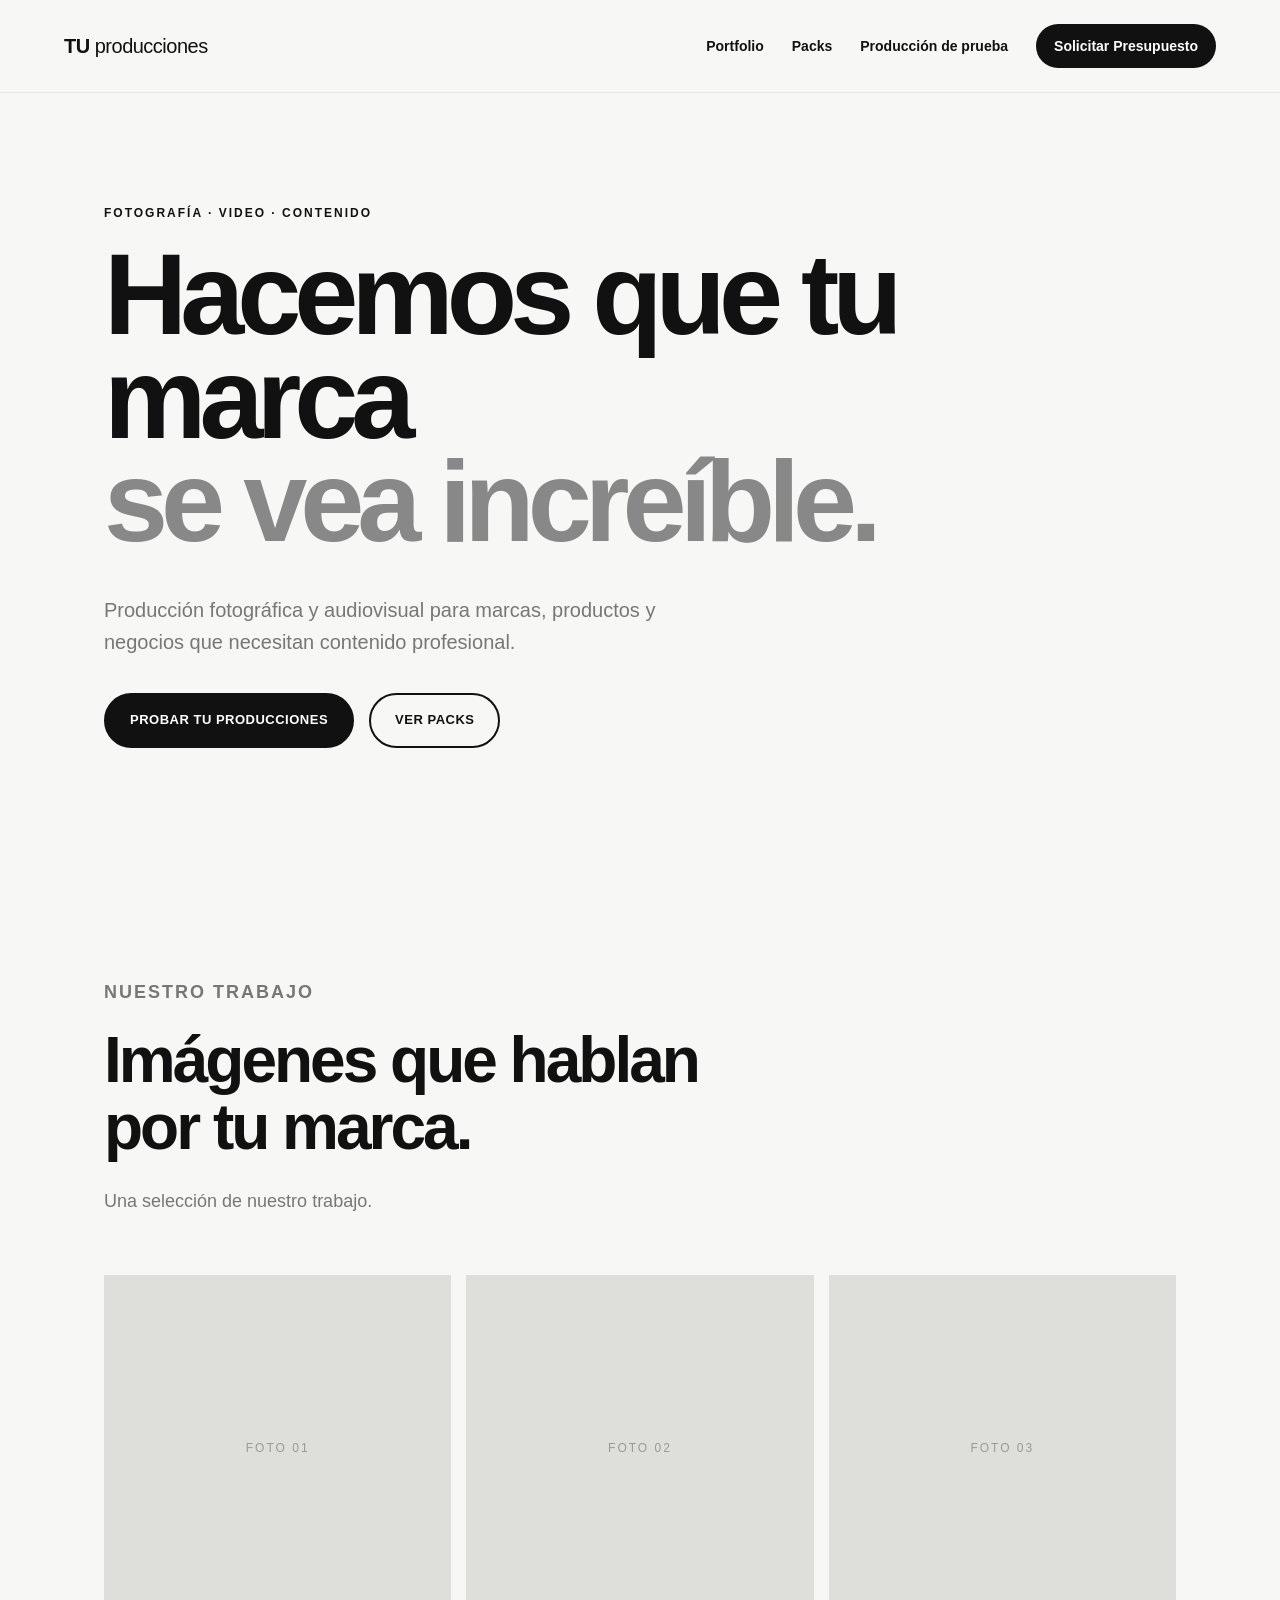
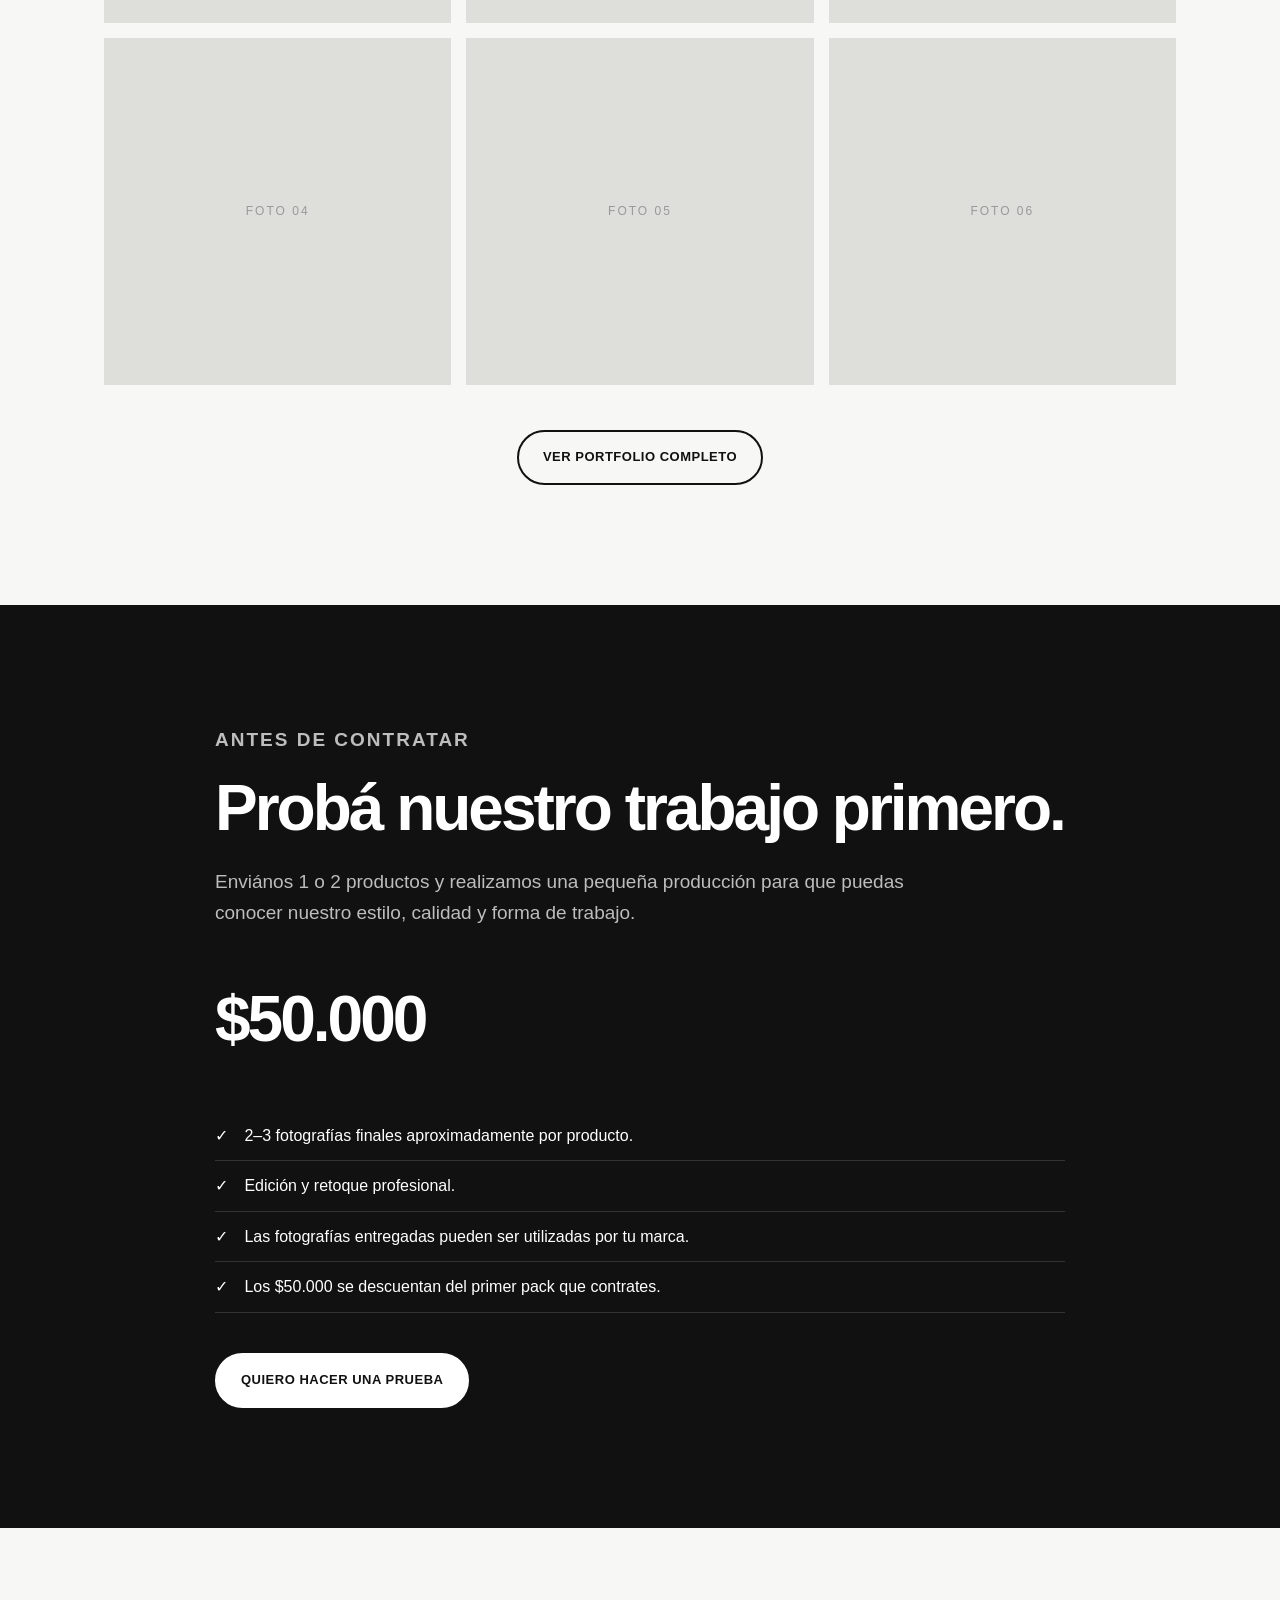
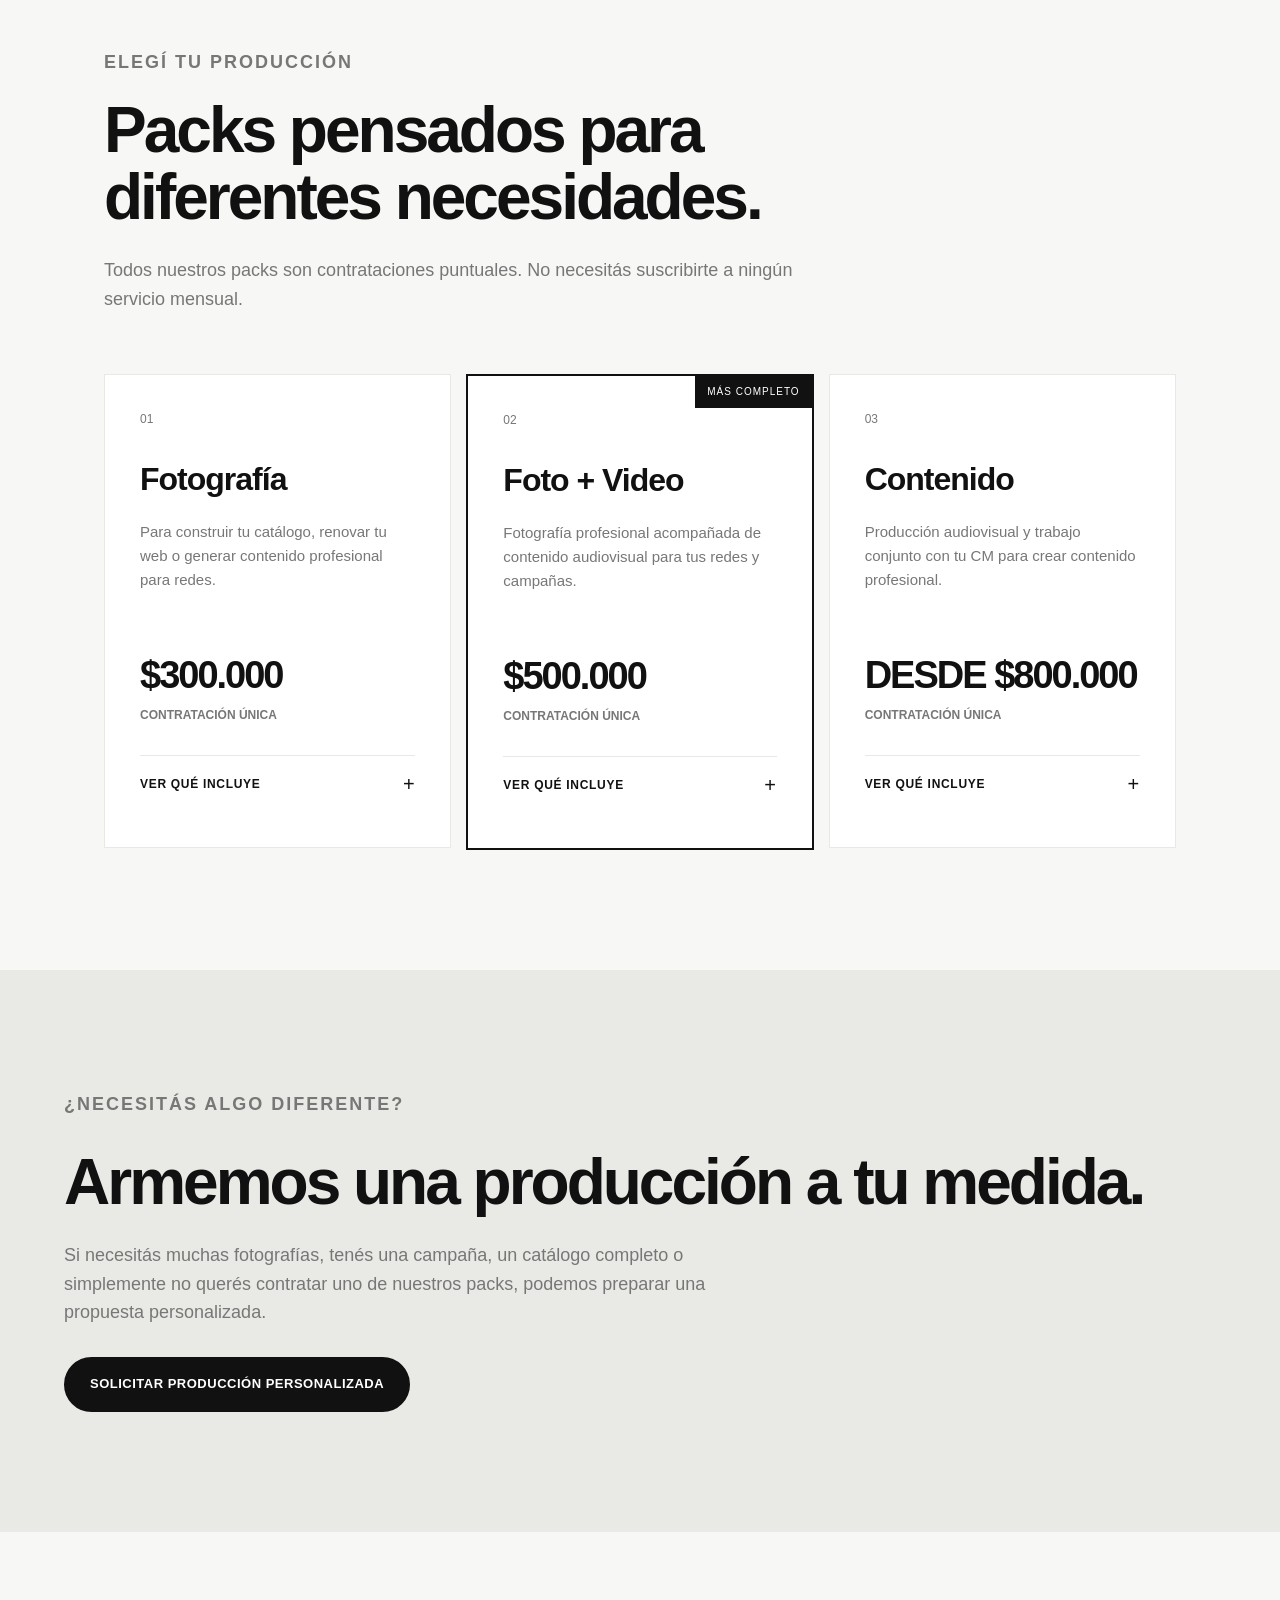
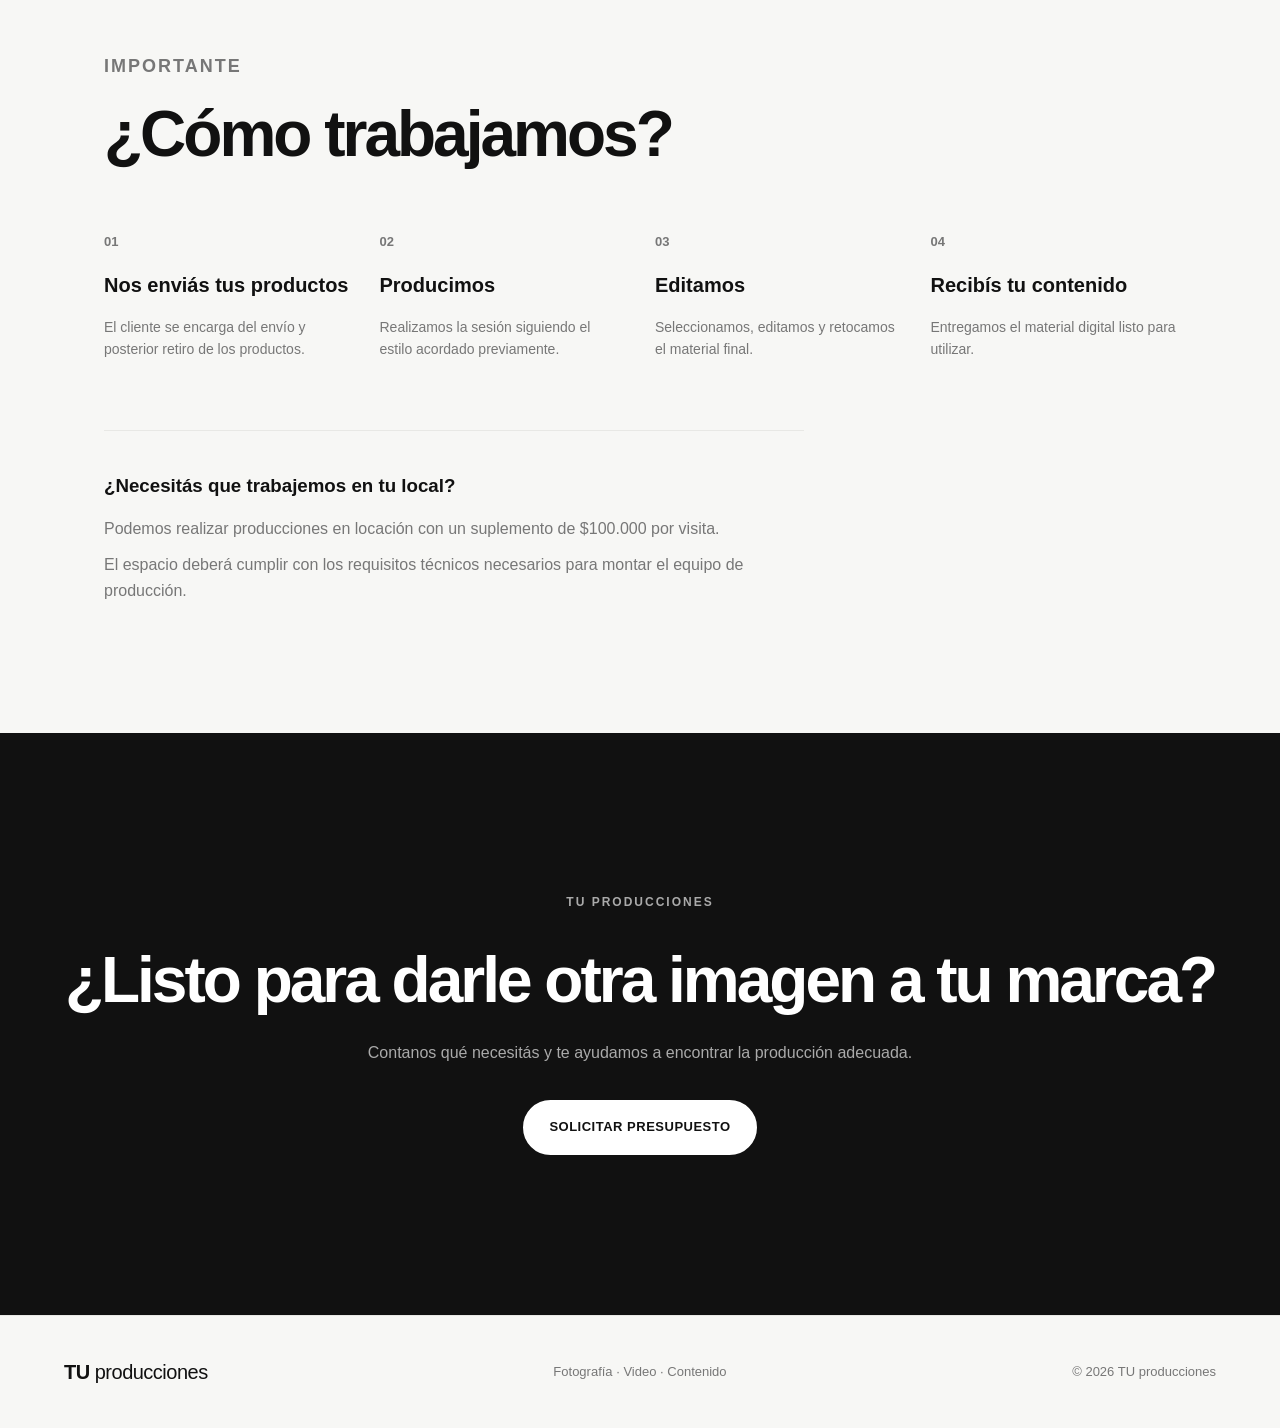
<file: index.html>
<!DOCTYPE html>
<html lang="es">
<head>
    <meta charset="UTF-8">
    <meta name="viewport" content="width=device-width, initial-scale=1.0">

    <title>TU producciones</title>

    <meta
        name="description"
        content="Fotografía de producto, video y producción de contenido para marcas."
    >

    <link rel="stylesheet" href="styles.css">
    <link rel="icon" type="image/png" href="favicon.png">
</head>

<body>

    <!-- NAVEGACIÓN -->

    <header class="navbar">

        <a href="#" class="logo">
            TU <span>producciones</span>
        </a>

        <nav aria-label="Navegación principal">
            <a href="#portfolio">Portfolio</a>
            <a href="#packs">Packs</a>
            <a href="#prueba">Producción de prueba</a>

            <a href="formulario.html" class="nav-button">
                Solicitar Presupuesto
            </a>
        </nav>

    </header>


    <main>

        <!-- HERO -->

        <section class="hero">

            <div class="hero-content">

                <p class="eyebrow">
                    FOTOGRAFÍA · VIDEO · CONTENIDO
                </p>

                <h1>
                    Hacemos que tu marca
                    <span>se vea increíble.</span>
                </h1>

                <p class="hero-description">
                    Producción fotográfica y audiovisual para marcas,
                    productos y negocios que necesitan contenido profesional.
                </p>

                <div class="hero-buttons">

                    <a href="#prueba" class="button primary">
                        PROBAR TU PRODUCCIONES
                    </a>

                    <a href="#packs" class="button secondary">
                        VER PACKS
                    </a>

                </div>

            </div>

        </section>


        <!-- PORTFOLIO -->

        <section id="portfolio" class="section portfolio-section">

            <div class="section-heading">

                <p class="eyebrow">
                    NUESTRO TRABAJO
                </p>

                <h2>
                    Imágenes que hablan por tu marca.
                </h2>

                <p>
                    Una selección de nuestro trabajo.
                </p>

            </div>


            <div class="portfolio-grid">

                <div class="portfolio-item">
                    <div class="placeholder">
                        FOTO 01
                    </div>
                </div>

                <div class="portfolio-item">
                    <div class="placeholder">
                        FOTO 02
                    </div>
                </div>

                <div class="portfolio-item">
                    <div class="placeholder">
                        FOTO 03
                    </div>
                </div>

                <div class="portfolio-item">
                    <div class="placeholder">
                        FOTO 04
                    </div>
                </div>

                <div class="portfolio-item">
                    <div class="placeholder">
                        FOTO 05
                    </div>
                </div>

                <div class="portfolio-item">
                    <div class="placeholder">
                        FOTO 06
                    </div>
                </div>

            </div>


            <div class="center-button">

                <a href="#portfolio" class="button secondary">
                    VER PORTFOLIO COMPLETO
                </a>

            </div>

        </section>


        <!-- PRODUCCIÓN DE PRUEBA -->

        <section id="prueba" class="trial-section">

            <div class="trial-content">

                <p class="eyebrow">
                    ANTES DE CONTRATAR
                </p>

                <h2>
                    Probá nuestro trabajo primero.
                </h2>

                <p>
                    Enviános 1 o 2 productos y realizamos una pequeña
                    producción para que puedas conocer nuestro estilo,
                    calidad y forma de trabajo.
                </p>


                <div class="trial-price">
                    $50.000
                </div>


                <ul>

                    <li>
                        2–3 fotografías finales aproximadamente por producto.
                    </li>

                    <li>
                        Edición y retoque profesional.
                    </li>

                    <li>
                        Las fotografías entregadas pueden ser utilizadas por tu marca.
                    </li>

                    <li>
                        Los $50.000 se descuentan del primer pack que contrates.
                    </li>

                </ul>


                <a href="formulario.html" class="button button-light">
                    QUIERO HACER UNA PRUEBA
                </a>

            </div>

        </section>


        <!-- PACKS -->

        <section id="packs" class="section">

            <div class="section-heading">

                <p class="eyebrow">
                    ELEGÍ TU PRODUCCIÓN
                </p>

                <h2>
                    Packs pensados para diferentes necesidades.
                </h2>

                <p>
                    Todos nuestros packs son contrataciones puntuales.
                    No necesitás suscribirte a ningún servicio mensual.
                </p>

            </div>


            <div class="packs-grid">


                <!-- PACK 1 -->

                <article class="pack-card">

                    <div>

                        <p class="pack-number">
                            01
                        </p>

                        <h3>
                            Fotografía
                        </h3>

                        <p class="pack-description">
                            Para construir tu catálogo, renovar tu web
                            o generar contenido profesional para redes.
                        </p>

                        <div class="pack-price">
                            $300.000
                        </div>

                        <p class="pack-label">
                            CONTRATACIÓN ÚNICA
                        </p>

                    </div>


                    <button
                        type="button"
                        class="details-button"
                        onclick="toggleDetails(this)"
                        aria-expanded="false"
                        aria-controls="pack-details-1"
                    >

                        <span class="details-text">
                            VER QUÉ INCLUYE
                        </span>

                        <span>+</span>

                    </button>


                    <div
                        class="pack-details"
                        id="pack-details-1"
                    >

                        <div>

                            <h4>
                                INCLUYE
                            </h4>

                            <ul>
                                <li>Producción fotográfica.</li>
                                <li>Edición profesional.</li>
                                <li>Retoque de fotografías.</li>
                                <li>Entrega digital.</li>
                                <li>Material listo para web y redes.</li>
                            </ul>

                        </div>


                        <div>

                            <h4>
                                NO INCLUYE
                            </h4>

                            <ul>
                                <li>Traslado de productos.</li>
                                <li>Producción en locación.</li>
                                <li>Modelos o actores.</li>
                                <li>Producciones especiales.</li>
                            </ul>

                        </div>

                    </div>

                </article>


                <!-- PACK 2 -->

                <article class="pack-card featured">

                    <div class="featured-label">
                        MÁS COMPLETO
                    </div>

                    <div>

                        <p class="pack-number">
                            02
                        </p>

                        <h3>
                            Foto + Video
                        </h3>

                        <p class="pack-description">
                            Fotografía profesional acompañada de contenido
                            audiovisual para tus redes y campañas.
                        </p>

                        <div class="pack-price">
                            $500.000
                        </div>

                        <p class="pack-label">
                            CONTRATACIÓN ÚNICA
                        </p>

                    </div>


                    <button
                        type="button"
                        class="details-button"
                        onclick="toggleDetails(this)"
                        aria-expanded="false"
                        aria-controls="pack-details-2"
                    >

                        <span class="details-text">
                            VER QUÉ INCLUYE
                        </span>

                        <span>+</span>

                    </button>


                    <div
                        class="pack-details"
                        id="pack-details-2"
                    >

                        <div>

                            <h4>
                                INCLUYE
                            </h4>

                            <ul>
                                <li>Producción fotográfica.</li>
                                <li>Videos verticales de producto.</li>
                                <li>Edición profesional.</li>
                                <li>Material optimizado para redes.</li>
                                <li>Entrega digital.</li>
                            </ul>

                        </div>


                        <div>

                            <h4>
                                NO INCLUYE
                            </h4>

                            <ul>
                                <li>Gestión de redes sociales.</li>
                                <li>Community management.</li>
                                <li>Modelos o actores.</li>
                                <li>Producciones especiales.</li>
                            </ul>

                        </div>

                    </div>

                </article>


                <!-- PACK 3 -->

                <article class="pack-card premium">

                    <div>

                        <p class="pack-number">
                            03
                        </p>

                        <h3>
                            Contenido
                        </h3>

                        <p class="pack-description">
                            Producción audiovisual y trabajo conjunto
                            con tu CM para crear contenido profesional.
                        </p>

                        <div class="pack-price">
                            DESDE $800.000
                        </div>

                        <p class="pack-label">
                            CONTRATACIÓN ÚNICA
                        </p>

                    </div>


                    <button
                        type="button"
                        class="details-button"
                        onclick="toggleDetails(this)"
                        aria-expanded="false"
                        aria-controls="pack-details-3"
                    >

                        <span class="details-text">
                            VER QUÉ INCLUYE
                        </span>

                        <span>+</span>

                    </button>


                    <div
                        class="pack-details"
                        id="pack-details-3"
                    >

                        <div>

                            <h4>
                                INCLUYE
                            </h4>

                            <ul>
                                <li>Fotografía de producto.</li>
                                <li>Producción de video.</li>
                                <li>2–3 jornadas de producción.</li>
                                <li>Trabajo conjunto con tu CM.</li>
                                <li>Una jornada de contenido en locación.</li>
                                <li>Aproximadamente 4 piezas de video.</li>
                            </ul>

                        </div>


                        <div>

                            <h4>
                                NO INCLUYE
                            </h4>

                            <ul>
                                <li>Community management.</li>
                                <li>Publicación de contenido.</li>
                                <li>Gestión de campañas publicitarias.</li>
                                <li>Traslados de productos.</li>
                            </ul>

                        </div>

                    </div>

                </article>

            </div>

        </section>


        <!-- PRODUCCIÓN PERSONALIZADA -->

        <section class="custom-section">

            <div>

                <p class="eyebrow">
                    ¿NECESITÁS ALGO DIFERENTE?
                </p>

                <h2>
                    Armemos una producción a tu medida.
                </h2>

                <p>
                    Si necesitás muchas fotografías, tenés una campaña,
                    un catálogo completo o simplemente no querés contratar
                    uno de nuestros packs, podemos preparar una propuesta
                    personalizada.
                </p>

                <a href="#contacto" class="button primary">
                    SOLICITAR PRODUCCIÓN PERSONALIZADA
                </a>

            </div>

        </section>


        <!-- LOGÍSTICA -->

        <section class="section logistics-section">

            <div class="section-heading">

                <p class="eyebrow">
                    IMPORTANTE
                </p>

                <h2>
                    ¿Cómo trabajamos?
                </h2>

            </div>


            <div class="logistics-grid">

                <div>
                    <strong>01</strong>

                    <h3>
                        Nos enviás tus productos
                    </h3>

                    <p>
                        El cliente se encarga del envío y posterior
                        retiro de los productos.
                    </p>
                </div>


                <div>
                    <strong>02</strong>

                    <h3>
                        Producimos
                    </h3>

                    <p>
                        Realizamos la sesión siguiendo el estilo
                        acordado previamente.
                    </p>
                </div>


                <div>
                    <strong>03</strong>

                    <h3>
                        Editamos
                    </h3>

                    <p>
                        Seleccionamos, editamos y retocamos
                        el material final.
                    </p>
                </div>


                <div>
                    <strong>04</strong>

                    <h3>
                        Recibís tu contenido
                    </h3>

                    <p>
                        Entregamos el material digital listo
                        para utilizar.
                    </p>
                </div>

            </div>


            <div class="location-note">

                <h3>
                    ¿Necesitás que trabajemos en tu local?
                </h3>

                <p>
                    Podemos realizar producciones en locación con un
                    suplemento de $100.000 por visita.
                </p>

                <p>
                    El espacio deberá cumplir con los requisitos técnicos
                    necesarios para montar el equipo de producción.
                </p>

            </div>

        </section>


        <!-- CONTACTO -->

        <section id="contacto" class="final-cta">

            <p class="eyebrow">
                TU PRODUCCIONES
            </p>

            <h2>
                ¿Listo para darle otra imagen a tu marca?
            </h2>

            <p>
                Contanos qué necesitás y te ayudamos a encontrar
                la producción adecuada.
            </p>

            <a href="#contacto" class="button button-light large">
                SOLICITAR PRESUPUESTO
            </a>

        </section>

    </main>


    <!-- FOOTER -->

    <footer>

        <div class="logo">
            TU <span>producciones</span>
        </div>

        <p>
            Fotografía · Video · Contenido
        </p>

        <p>
            © 2026 TU producciones
        </p>

    </footer>


    <script src="script.js"></script>

</body>
</html>
</file>
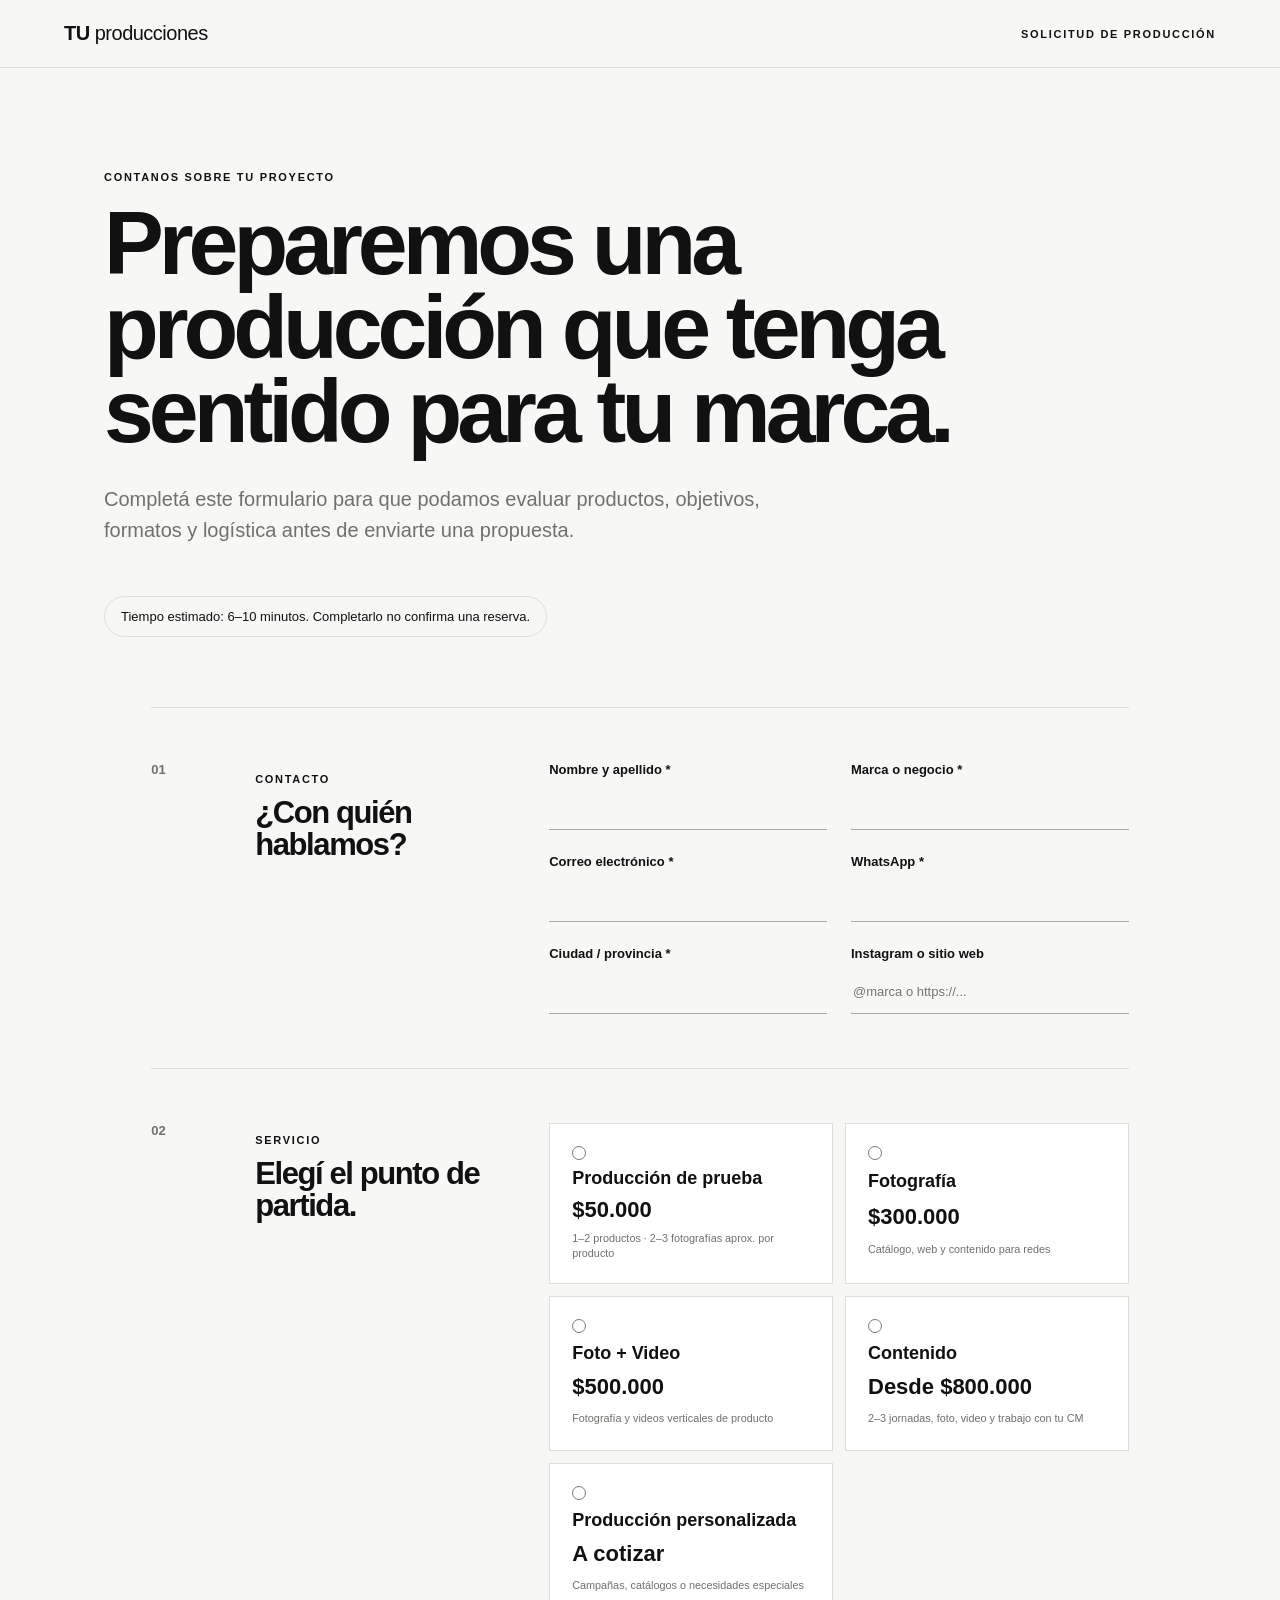
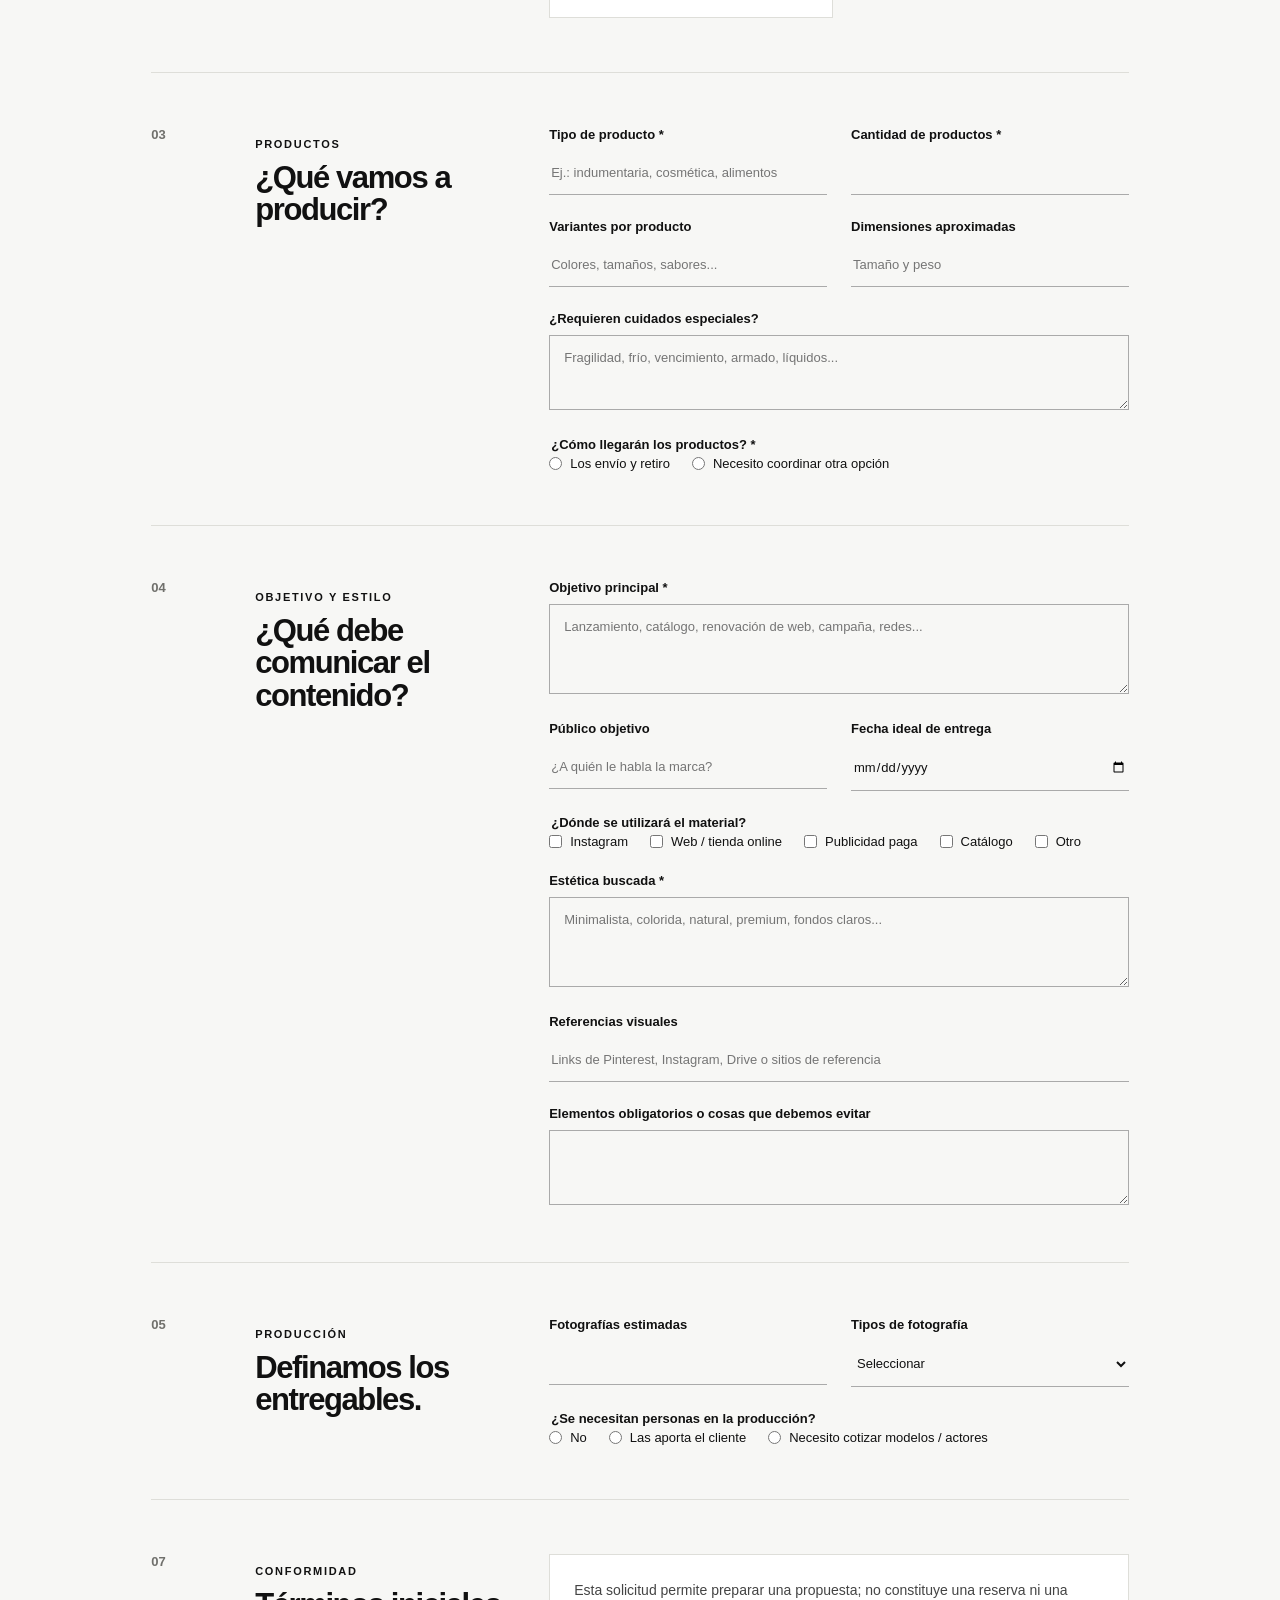
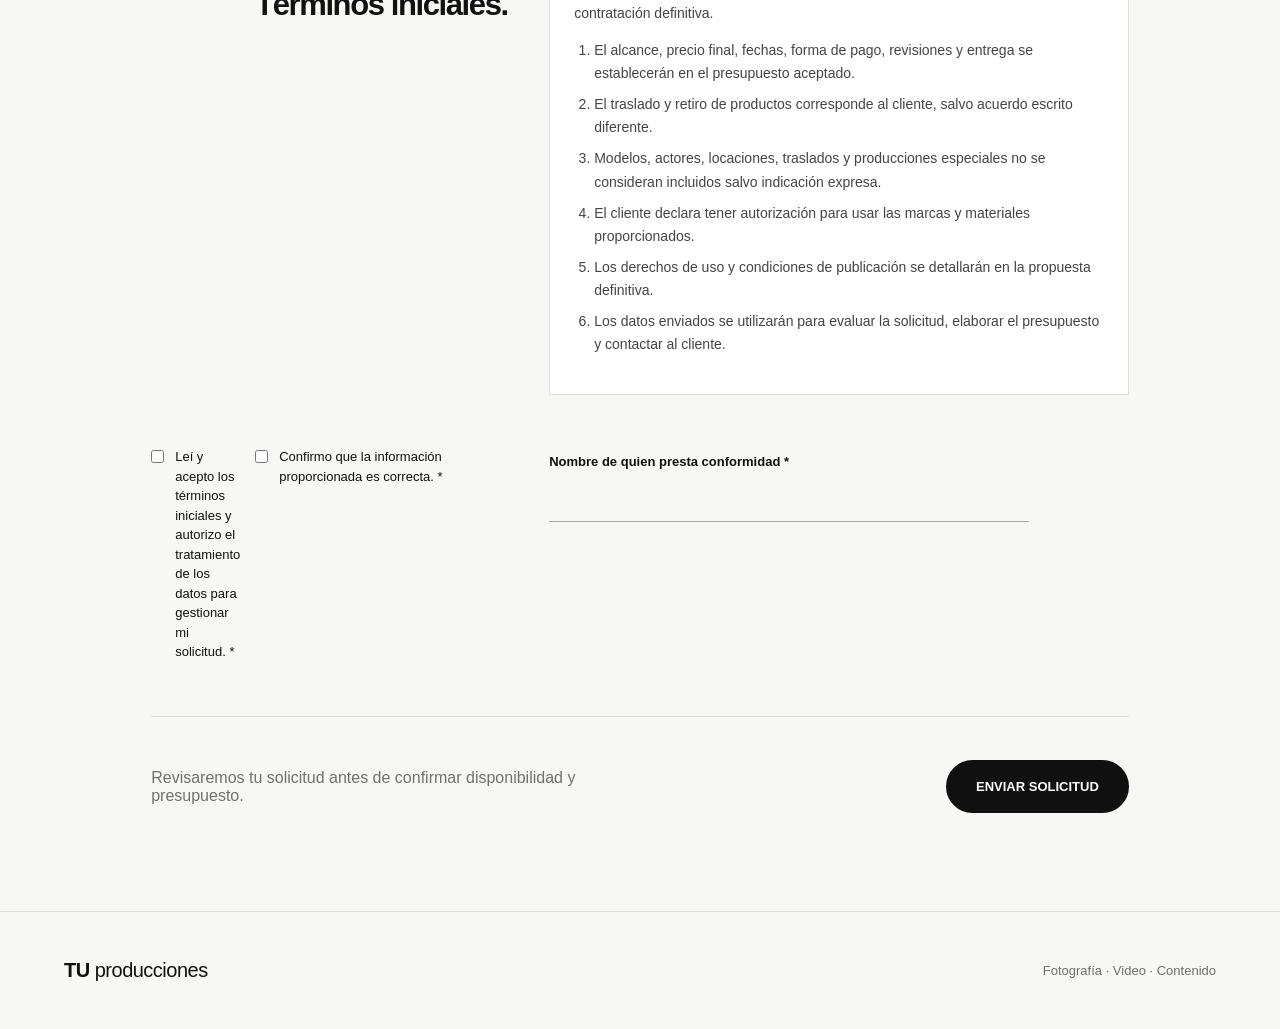
<file: formulario.html>
<!DOCTYPE html>
<html lang="es">
<head>
    <meta charset="UTF-8">
    <meta name="viewport" content="width=device-width, initial-scale=1.0">
    <title>TU producciones | Solicitud de producción</title>
    <meta name="description" content="Formulario para solicitar fotografía, video y contenido para marcas.">
    <link rel="stylesheet" href="formulario.css">
</head>
<body>
    <header class="topbar">
        <a class="brand" href="index.html">TU <span>producciones</span></a>
        <span class="step-label">Solicitud de producción</span>
    </header>

    <main>
        <section class="intro">
            <p class="eyebrow">CONTANOS SOBRE TU PROYECTO</p>
            <h1>Preparemos una producción que tenga sentido para tu marca.</h1>
            <p class="lead">Completá este formulario para que podamos evaluar productos, objetivos, formatos y logística antes de enviarte una propuesta.</p>
            <div class="notice">Tiempo estimado: 6–10 minutos. Completarlo no confirma una reserva.</div>
        </section>

        <div id="form-status" class="status" hidden></div>

        <form id="production-form" class="form-shell">
            <input class="honeypot" type="text" name="website" tabindex="-1" autocomplete="off">

            <section class="form-section">
                <div class="section-number">01</div>
                <div class="section-title"><p class="eyebrow">CONTACTO</p><h2>¿Con quién hablamos?</h2></div>
                <div class="fields two-cols">
                    <label>Nombre y apellido *<input name="nombre" autocomplete="name" required></label>
                    <label>Marca o negocio *<input name="marca" required></label>
                    <label>Correo electrónico *<input type="email" name="email" autocomplete="email" required></label>
                    <label>WhatsApp *<input type="tel" name="whatsapp" autocomplete="tel" required></label>
                    <label>Ciudad / provincia *<input name="ubicacion" required></label>
                    <label>Instagram o sitio web<input name="redes" placeholder="@marca o https://..."></label>
                </div>
            </section>

            <section class="form-section">
                <div class="section-number">02</div>
                <div class="section-title"><p class="eyebrow">SERVICIO</p><h2>Elegí el punto de partida.</h2></div>
                <div class="plan-grid">
                    <label class="plan-option"><input type="radio" name="plan" value="Producción de prueba" required><span class="plan-check"></span><strong>Producción de prueba</strong><b>$50.000</b><small>1–2 productos · 2–3 fotografías aprox. por producto</small></label>
                    <label class="plan-option"><input type="radio" name="plan" value="Fotografía"><span class="plan-check"></span><strong>Fotografía</strong><b>$300.000</b><small>Catálogo, web y contenido para redes</small></label>
                    <label class="plan-option"><input type="radio" name="plan" value="Foto + Video" data-video><span class="plan-check"></span><strong>Foto + Video</strong><b>$500.000</b><small>Fotografía y videos verticales de producto</small></label>
                    <label class="plan-option"><input type="radio" name="plan" value="Contenido" data-video data-location><span class="plan-check"></span><strong>Contenido</strong><b>Desde $800.000</b><small>2–3 jornadas, foto, video y trabajo con tu CM</small></label>
                    <label class="plan-option"><input type="radio" name="plan" value="Producción personalizada" data-video data-location><span class="plan-check"></span><strong>Producción personalizada</strong><b>A cotizar</b><small>Campañas, catálogos o necesidades especiales</small></label>
                </div>
            </section>

            <section class="form-section">
                <div class="section-number">03</div>
                <div class="section-title"><p class="eyebrow">PRODUCTOS</p><h2>¿Qué vamos a producir?</h2></div>
                <div class="fields two-cols">
                    <label>Tipo de producto *<input name="tipoProducto" placeholder="Ej.: indumentaria, cosmética, alimentos" required></label>
                    <label>Cantidad de productos *<input type="number" name="cantidadProductos" min="1" required></label>
                    <label>Variantes por producto<input name="variantes" placeholder="Colores, tamaños, sabores..."></label>
                    <label>Dimensiones aproximadas<input name="dimensiones" placeholder="Tamaño y peso"></label>
                    <label class="full">¿Requieren cuidados especiales?<textarea name="cuidados" rows="3" placeholder="Fragilidad, frío, vencimiento, armado, líquidos..."></textarea></label>
                    <fieldset class="full checks"><legend>¿Cómo llegarán los productos? *</legend><label><input type="radio" name="entregaProductos" value="Los envía y retira el cliente" required> Los envío y retiro</label><label><input type="radio" name="entregaProductos" value="Necesita coordinar"> Necesito coordinar otra opción</label></fieldset>
                </div>
            </section>

            <section class="form-section">
                <div class="section-number">04</div>
                <div class="section-title"><p class="eyebrow">OBJETIVO Y ESTILO</p><h2>¿Qué debe comunicar el contenido?</h2></div>
                <div class="fields two-cols">
                    <label class="full">Objetivo principal *<textarea name="objetivo" rows="4" placeholder="Lanzamiento, catálogo, renovación de web, campaña, redes..." required></textarea></label>
                    <label>Público objetivo<input name="publico" placeholder="¿A quién le habla la marca?"></label>
                    <label>Fecha ideal de entrega<input type="date" name="fechaEntrega"></label>
                    <fieldset class="full checks"><legend>¿Dónde se utilizará el material?</legend><label><input type="checkbox" name="canales" value="Instagram"> Instagram</label><label><input type="checkbox" name="canales" value="Web / tienda online"> Web / tienda online</label><label><input type="checkbox" name="canales" value="Publicidad paga"> Publicidad paga</label><label><input type="checkbox" name="canales" value="Catálogo"> Catálogo</label><label><input type="checkbox" name="canales" value="Otro"> Otro</label></fieldset>
                    <label class="full">Estética buscada *<textarea name="estetica" rows="4" placeholder="Minimalista, colorida, natural, premium, fondos claros..." required></textarea></label>
                    <label class="full">Referencias visuales<input name="referencias" placeholder="Links de Pinterest, Instagram, Drive o sitios de referencia"></label>
                    <label class="full">Elementos obligatorios o cosas que debemos evitar<textarea name="obligatorios" rows="3"></textarea></label>
                </div>
            </section>

            <section class="form-section">
                <div class="section-number">05</div>
                <div class="section-title"><p class="eyebrow">PRODUCCIÓN</p><h2>Definamos los entregables.</h2></div>
                <div class="fields two-cols">
                    <label>Fotografías estimadas<input type="number" name="cantidadFotos" min="1"></label>
                    <label>Tipos de fotografía<select name="tipoFotos"><option value="">Seleccionar</option><option>Producto con fondo limpio</option><option>Editorial / ambientada</option><option>Uso o aplicación</option><option>Combinación</option></select></label>
                    <div class="conditional-video full" hidden>
                        <div class="fields two-cols">
                            <label>Cantidad de videos estimada<input type="number" name="cantidadVideos" min="1"></label>
                            <label>Duración aproximada<select name="duracionVideos"><option value="">Seleccionar</option><option>Hasta 15 segundos</option><option>15–30 segundos</option><option>30–60 segundos</option><option>A definir</option></select></label>
                            <fieldset class="full checks"><legend>Recursos para los videos</legend><label><input type="checkbox" name="recursosVideo" value="Textos"> Textos en pantalla</label><label><input type="checkbox" name="recursosVideo" value="Música"> Música</label><label><input type="checkbox" name="recursosVideo" value="Voz en off"> Voz en off</label><label><input type="checkbox" name="recursosVideo" value="Ayuda con guion"> Necesito ayuda con el guion</label></fieldset>
                        </div>
                    </div>
                    <fieldset class="full checks"><legend>¿Se necesitan personas en la producción?</legend><label><input type="radio" name="personas" value="No"> No</label><label><input type="radio" name="personas" value="Aporta el cliente"> Las aporta el cliente</label><label><input type="radio" name="personas" value="Cotizar modelos"> Necesito cotizar modelos / actores</label></fieldset>
                </div>
            </section>

            <section class="form-section conditional-location" hidden>
                <div class="section-number">06</div>
                <div class="section-title"><p class="eyebrow">LOCACIÓN Y EQUIPO</p><h2>¿Dónde trabajaremos?</h2></div>
                <div class="fields two-cols">
                    <fieldset class="full checks"><legend>Lugar preferido</legend><label><input type="radio" name="lugar" value="Estudio TU"> Estudio de TU producciones</label><label><input type="radio" name="lugar" value="Espacio del cliente"> Local / espacio del cliente</label><label><input type="radio" name="lugar" value="Otra locación"> Otra locación</label></fieldset>
                    <label class="full">Información del espacio<textarea name="espacio" rows="3" placeholder="Dirección, dimensiones, electricidad, acceso, horarios y restricciones"></textarea></label>
                    <label>Nombre del CM o responsable<input name="contactoCM"></label>
                    <label>Contacto del CM<input name="contactoCMMedio"></label>
                </div>
            </section>

            <section class="form-section terms-section">
                <div class="section-number">07</div>
                <div class="section-title"><p class="eyebrow">CONFORMIDAD</p><h2>Términos iniciales.</h2></div>
                <div class="terms-copy">
                    <p>Esta solicitud permite preparar una propuesta; no constituye una reserva ni una contratación definitiva.</p>
                    <ol><li>El alcance, precio final, fechas, forma de pago, revisiones y entrega se establecerán en el presupuesto aceptado.</li><li>El traslado y retiro de productos corresponde al cliente, salvo acuerdo escrito diferente.</li><li>Modelos, actores, locaciones, traslados y producciones especiales no se consideran incluidos salvo indicación expresa.</li><li>El cliente declara tener autorización para usar las marcas y materiales proporcionados.</li><li>Los derechos de uso y condiciones de publicación se detallarán en la propuesta definitiva.</li><li>Los datos enviados se utilizarán para evaluar la solicitud, elaborar el presupuesto y contactar al cliente.</li></ol>
                </div>
                <label class="accept"><input type="checkbox" name="aceptaTerminos" value="Sí" required><span>Leí y acepto los términos iniciales y autorizo el tratamiento de los datos para gestionar mi solicitud. *</span></label>
                <label class="accept"><input type="checkbox" name="confirmaDatos" value="Sí" required><span>Confirmo que la información proporcionada es correcta. *</span></label>
                <label class="signature">Nombre de quien presta conformidad *<input name="firmaNombre" required></label>
            </section>

            <div class="submit-area"><p>Revisaremos tu solicitud antes de confirmar disponibilidad y presupuesto.</p><button type="submit">ENVIAR SOLICITUD</button></div>
        </form>
    </main>

    <footer><div class="brand">TU <span>producciones</span></div><p>Fotografía · Video · Contenido</p></footer>
    <script src="formulario.js"></script>
</body>
</html>
</file>
<file: styles.css>
/* =========================
   RESET
========================= */

* {
    margin: 0;
    padding: 0;
    box-sizing: border-box;
}

html {
    scroll-behavior: smooth;
}

body {
    font-family: Arial, Helvetica, sans-serif;
    background: #f7f7f5;
    color: #111;
    line-height: 1.6;
}

a {
    color: inherit;
    text-decoration: none;
}

button {
    font-family: inherit;
}

button,
a {
    -webkit-tap-highlight-color: transparent;
}

:focus-visible {
    outline: 3px solid #555;
    outline-offset: 4px;
}


/* =========================
   VARIABLES
========================= */

:root {
    --black: #111111;
    --white: #ffffff;
    --gray: #777777;
    --light-gray: #e8e8e5;
    --background: #f7f7f5;
    --max-width: 1200px;
}


/* =========================
   NAVBAR
========================= */

.navbar {
    width: 100%;
    display: flex;
    justify-content: space-between;
    align-items: center;
    padding: 24px 5%;
    position: sticky;
    top: 0;
    background: rgba(247, 247, 245, 0.95);
    backdrop-filter: blur(10px);
    z-index: 100;
    border-bottom: 1px solid var(--light-gray);
}

.logo {
    font-size: 20px;
    font-weight: 700;
    letter-spacing: -0.5px;
}

.logo span {
    font-weight: 400;
}

.navbar nav {
    display: flex;
    align-items: center;
    gap: 28px;
    font-size: 14px;
}

.navbar nav a {
    transition: opacity 0.2s ease;
    font-weight: 800;
    text-transform: none;
}

.navbar nav a:hover {
    opacity: 0.55;
}

.nav-button {
    background: var(--black);
    color: var(--white);
    padding: 11px 18px;
    border-radius: 30px;
    font-weight: 800;
    text-transform: none;
}


/* =========================
   GENERAL
========================= */

.section {
    max-width: var(--max-width);
    margin: auto;
    padding: 120px 5%;
}

.section-heading {
    max-width: 700px;
    margin-bottom: 60px;
}

.eyebrow {
    font-size: 12px;
    font-weight: 700;
    letter-spacing: 2px;
    margin-bottom: 20px;
}

.section-heading h2,
.trial-content h2,
.custom-section h2,
.final-cta h2 {
    font-size: clamp(40px, 5vw, 72px);
    line-height: 1.05;
    letter-spacing: -3px;
    margin-bottom: 25px;
}

.section-heading p {
    color: var(--gray);
    font-size: 18px;
}


/* =========================
   BUTTONS
========================= */

.button {
    display: inline-flex;
    align-items: center;
    justify-content: center;
    padding: 15px 24px;
    border-radius: 40px;
    font-size: 13px;
    font-weight: 800;
    letter-spacing: 0.5px;
    text-transform: uppercase;
    transition: all 0.2s ease;
    cursor: pointer;
}

.button.primary {
    background: #111;
    color: #fff;
    border: 2px solid #111;
}

.button.primary:hover {
    background: #333;
    color: #fff;
    border-color: #333;
    transform: translateY(-2px);
}

.button.secondary {
    background: transparent;
    color: #111;
    border: 2px solid #111;
}

.button.secondary:hover {
    background: #111;
    color: #fff;
    border-color: #111;
}

.button-light,
.trial-section a.button,
.final-cta a.button {
    display: inline-flex !important;
    align-items: center !important;
    justify-content: center !important;
    background: #fff !important;
    color: #111 !important;
    border: 2px solid #fff !important;
    padding: 15px 24px !important;
    border-radius: 40px !important;
    font-size: 13px !important;
    font-weight: 800 !important;
    letter-spacing: 0.5px !important;
    text-transform: uppercase !important;
    opacity: 1 !important;
    cursor: pointer;
}

.button-light:hover,
.trial-section a.button:hover,
.final-cta a.button:hover {
    background: #eee !important;
    color: #111 !important;
    border-color: #eee !important;
    opacity: 1 !important;
    transform: translateY(-2px);
}

.button.large {
    padding: 18px 32px;
    font-size: 15px;
}


/* =========================
   HERO
========================= */

.hero {
    min-height: 85vh;
    display: flex;
    align-items: center;
    padding: 80px 5%;
    max-width: var(--max-width);
    margin: auto;
}

.hero-content {
    max-width: 900px;
}

.hero h1 {
    font-size: clamp(60px, 9vw, 130px);
    line-height: 0.9;
    letter-spacing: -7px;
    margin-bottom: 40px;
}

.hero h1 span {
    display: block;
    color: #888;
}

.hero-description {
    max-width: 600px;
    font-size: 20px;
    color: var(--gray);
    margin-bottom: 35px;
}

.hero-buttons {
    display: flex;
    gap: 15px;
    flex-wrap: wrap;
}


/* =========================
   PORTFOLIO
========================= */

.portfolio-grid {
    display: grid;
    grid-template-columns: repeat(3, 1fr);
    gap: 15px;
}

.portfolio-item {
    aspect-ratio: 1 / 1;
    overflow: hidden;
}

.placeholder {
    width: 100%;
    height: 100%;
    background: #dededb;
    display: flex;
    align-items: center;
    justify-content: center;
    color: #999;
    font-size: 12px;
    letter-spacing: 2px;
}

.center-button {
    text-align: center;
    margin-top: 45px;
}


/* =========================
   TRIAL
========================= */

.trial-section {
    background: #111;
    color: #fff;
    padding: 120px 5%;
}

.trial-content {
    max-width: 850px;
    margin: auto;
}

.trial-content p {
    font-size: 19px;
    color: #bdbdbd;
    max-width: 700px;
}

.trial-price {
    font-size: 64px;
    font-weight: 700;
    letter-spacing: -3px;
    margin: 40px 0;
}

.trial-content ul {
    list-style: none;
    margin-bottom: 40px;
}

.trial-content li {
    padding: 12px 0;
    border-bottom: 1px solid #333;
}

.trial-content li::before {
    content: "✓";
    margin-right: 12px;
}


/* =========================
   PACKS
========================= */

.packs-grid {
    display: grid;
    grid-template-columns: repeat(3, 1fr);
    gap: 15px;
    align-items: start;
}

.pack-card {
    background: #fff;
    border: 1px solid var(--light-gray);
    padding: 35px;
    position: relative;
    display: flex;
    flex-direction: column;
    justify-content: space-between;
    align-self: start;
    width: 100%;
}

.pack-card.featured {
    border: 2px solid #111;
}

.pack-number {
    font-size: 12px !important;
    color: var(--gray);
    margin-bottom: 25px;
}

.pack-card h3 {
    font-size: 32px;
    letter-spacing: -1px;
    margin-bottom: 15px;
}

.pack-description {
    color: var(--gray);
    font-size: 15px;
    min-height: 100px;
}

.pack-price {
    font-size: 38px;
    font-weight: 700;
    margin-top: 25px;
    letter-spacing: -2px;
}

.pack-label {
    color: var(--gray);
    font-size: 12px;
    margin-bottom: 30px;
    font-weight: 800;
}

.featured-label {
    position: absolute;
    top: 0;
    right: 0;
    background: #111;
    color: #fff;
    font-size: 10px;
    padding: 8px 12px;
    letter-spacing: 1px;
}


/* =========================
   DETAILS
========================= */

.details-button {
    width: 100%;
    background: none;
    border: none;
    border-top: 1px solid var(--light-gray);
    padding: 18px 0;
    text-align: left;
    cursor: pointer;
    font-size: 12px;
    font-weight: 800;
    letter-spacing: 0.7px;
    text-transform: uppercase;
    display: flex;
    justify-content: space-between;
    align-items: center;
    gap: 20px;
    color: var(--black);
}

.details-button:hover {
    opacity: 0.6;
}

.details-button span:last-child {
    font-size: 20px;
    font-weight: 400;
    line-height: 1;
}

.pack-details {
    max-height: 0;
    opacity: 0;
    overflow: hidden;
    transition:
        max-height 0.45s ease,
        opacity 0.25s ease,
        padding 0.45s ease;
    padding-top: 0;
}

.pack-details.open {
    max-height: 1000px;
    opacity: 1;
    padding-top: 20px;
}

.pack-details h4 {
    margin-bottom: 10px;
    margin-top: 15px;
}

.pack-details ul {
    list-style: none;
}

.pack-details li {
    font-size: 14px;
    padding: 6px 0;
    color: var(--gray);
}

.pack-details li::before {
    content: "— ";
}


/* =========================
   CUSTOM
========================= */

.custom-section {
    background: #e9e9e5;
    padding: 120px 5%;
}

.custom-section > div {
    max-width: var(--max-width);
    margin: auto;
}

.custom-section p {
    max-width: 650px;
    color: var(--gray);
    font-size: 18px;
    margin-bottom: 30px;
}


/* =========================
   LOGISTICS
========================= */

.logistics-grid {
    display: grid;
    grid-template-columns: repeat(4, 1fr);
    gap: 30px;
}

.logistics-grid strong {
    font-size: 13px;
    color: var(--gray);
}

.logistics-grid h3 {
    margin: 15px 0;
    font-size: 20px;
}

.logistics-grid p {
    color: var(--gray);
    font-size: 14px;
}

.location-note {
    margin-top: 70px;
    border-top: 1px solid var(--light-gray);
    padding-top: 40px;
    max-width: 700px;
}

.location-note h3 {
    margin-bottom: 15px;
}

.location-note p {
    color: var(--gray);
    margin-bottom: 10px;
}


/* =========================
   FINAL CTA
========================= */

.final-cta {
    padding: 160px 5%;
    text-align: center;
    background: #111;
    color: #fff;
}

.final-cta p {
    color: #aaa;
    max-width: 600px;
    margin: 0 auto 35px;
}


/* =========================
   FOOTER
========================= */

footer {
    padding: 40px 5%;
    display: flex;
    justify-content: space-between;
    align-items: center;
    border-top: 1px solid var(--light-gray);
    font-size: 13px;
}

footer p {
    color: var(--gray);
}


/* =========================
   ACCESSIBILITY
========================= */

@media (prefers-reduced-motion: reduce) {
    html {
        scroll-behavior: auto;
    }

    *,
    *::before,
    *::after {
        transition-duration: 0.01ms !important;
        animation-duration: 0.01ms !important;
        animation-iteration-count: 1 !important;
    }
}


/* =========================
   TABLET
========================= */

@media (max-width: 850px) {
    .navbar {
        gap: 20px;
    }

    .navbar nav {
        gap: 12px;
    }

    .navbar nav a:not(.nav-button) {
        display: none;
    }

    .hero {
        min-height: 75vh;
    }

    .hero h1 {
        font-size: clamp(55px, 16vw, 90px);
        letter-spacing: -5px;
    }

    .portfolio-grid {
        grid-template-columns: repeat(2, 1fr);
    }

    .packs-grid {
        grid-template-columns: 1fr;
    }

    .logistics-grid {
        grid-template-columns: repeat(2, 1fr);
    }

    .section {
        padding: 80px 5%;
    }
}


/* =========================
   MOBILE
========================= */

@media (max-width: 550px) {
    .navbar {
        padding: 18px 5%;
    }

    .hero-description {
        font-size: 17px;
    }

    .hero-buttons {
        flex-direction: column;
        align-items: stretch;
    }

    .button {
        width: 100%;
    }

    .portfolio-grid {
        gap: 8px;
    }

    .logistics-grid {
        grid-template-columns: 1fr;
    }

    footer {
        flex-direction: column;
        gap: 15px;
        text-align: center;
    }
}
</file>
<file: formulario.css>
:root { --ink:#111; --paper:#f7f7f5; --muted:#70706c; --line:#deded9; --white:#fff; }
* { box-sizing:border-box; }
html { scroll-behavior:smooth; }
body { margin:0; background:var(--paper); color:var(--ink); font-family:Arial,Helvetica,sans-serif; }
button,input,textarea,select { font:inherit; }
button,a { -webkit-tap-highlight-color:transparent; }
[hidden] { display:none !important; }
.honeypot { position:absolute; left:-9999px; opacity:0; pointer-events:none; }
:focus-visible { outline:3px solid #666; outline-offset:3px; }
.topbar { position:sticky; top:0; z-index:10; display:flex; justify-content:space-between; align-items:center; padding:22px 5%; background:rgba(247,247,245,.94); backdrop-filter:blur(12px); border-bottom:1px solid var(--line); }
.brand { color:inherit; text-decoration:none; font-size:20px; font-weight:800; letter-spacing:-.5px; }
.brand span { font-weight:400; }
.step-label,.eyebrow { font-size:11px; font-weight:800; letter-spacing:1.7px; text-transform:uppercase; }
.intro { max-width:1200px; margin:auto; padding:92px 5% 70px; }
.intro h1 { max-width:1000px; margin:18px 0 30px; font-size:clamp(48px,7vw,104px); line-height:.94; letter-spacing:-5px; }
.lead { max-width:720px; color:var(--muted); font-size:20px; line-height:1.55; }
.notice { display:inline-block; margin-top:30px; padding:12px 16px; border:1px solid var(--line); border-radius:999px; font-size:13px; }
.status { max-width:1080px; margin:0 auto 24px; padding:18px 22px; border-radius:12px; font-weight:700; }
.success { background:#e4f4e7; color:#164e25; }
.error { background:#f9e4e2; color:#6f2119; }
.form-shell { max-width:1080px; margin:0 auto; padding:0 4% 90px; }
.form-section { display:grid; grid-template-columns:70px 260px 1fr; gap:34px; padding:54px 0; border-top:1px solid var(--line); }
.section-number { color:var(--muted); font-size:13px; font-weight:800; }
.section-title h2 { margin:12px 0 0; font-size:31px; line-height:1.05; letter-spacing:-1.4px; }
.fields { display:grid; gap:24px; }
.two-cols { grid-template-columns:repeat(2,minmax(0,1fr)); }
.full { grid-column:1/-1; }
label,legend { font-size:13px; font-weight:800; }
input,textarea,select { width:100%; margin-top:9px; padding:14px 2px; color:var(--ink); background:transparent; border:0; border-bottom:1px solid #aaa; border-radius:0; outline:none; font-weight:400; }
textarea { padding:14px; border:1px solid #aaa; resize:vertical; }
input:focus,textarea:focus,select:focus { border-color:var(--ink); box-shadow:0 1px 0 var(--ink); }
fieldset { margin:0; padding:0; border:0; }
.checks { display:flex; flex-wrap:wrap; gap:12px 22px; }
.checks legend { width:100%; margin-bottom:4px; }
.checks label { display:flex; align-items:center; gap:8px; font-weight:500; }
.checks input,.accept input,.plan-option input { width:auto; margin:0; accent-color:#111; }
.plan-grid { display:grid; grid-template-columns:repeat(2,minmax(0,1fr)); gap:12px; }
.plan-option { position:relative; display:grid; gap:8px; min-height:155px; padding:22px; background:#fff; border:1px solid var(--line); cursor:pointer; transition:.2s ease; }
.plan-option:hover,.plan-option.selected { border-color:#111; transform:translateY(-2px); box-shadow:0 8px 26px rgba(0,0,0,.06); }
.plan-option input { position:absolute; opacity:0; }
.plan-check { width:14px; height:14px; border:1px solid #777; border-radius:50%; }
.selected .plan-check { border:4px solid #111; }
.plan-option strong { font-size:18px; }
.plan-option b { font-size:22px; }
.plan-option small { color:var(--muted); line-height:1.4; font-weight:400; }
.conditional-video { padding-top:8px; }
.terms-copy { padding:24px; background:#fff; border:1px solid var(--line); color:#444; font-size:14px; line-height:1.65; }
.terms-copy p { margin-top:0; }
.terms-copy ol { padding-left:20px; }
.terms-copy li+li { margin-top:8px; }
.accept { display:flex; align-items:flex-start; gap:11px; margin-top:18px; font-weight:500; line-height:1.5; }
.accept input { margin-top:3px; }
.signature { display:block; margin-top:25px; max-width:480px; }
.submit-area { display:flex; justify-content:space-between; align-items:center; gap:30px; padding:36px 0 0; border-top:1px solid var(--line); }
.submit-area p { max-width:450px; color:var(--muted); }
.submit-area button { padding:17px 28px; border:2px solid #111; border-radius:999px; background:#111; color:#fff; font-size:13px; font-weight:800; cursor:pointer; }
.submit-area button:hover { background:#333; border-color:#333; transform:translateY(-2px); }
.submit-area button:disabled { opacity:.55; cursor:wait; }
footer { display:flex; justify-content:space-between; align-items:center; padding:38px 5%; border-top:1px solid var(--line); color:var(--muted); font-size:13px; }
footer .brand { color:var(--ink); }
@media(max-width:850px){
    .form-section{grid-template-columns:45px 1fr}
    .section-title{grid-column:2}
    .fields,.plan-grid,.terms-copy,.terms-section>.accept,.terms-section>.signature{grid-column:2}
    .two-cols{grid-template-columns:1fr}
    .full{grid-column:auto}
    .intro h1{letter-spacing:-3px}
    .step-label{display:none}
}
@media(max-width:560px){
    .topbar{padding:18px 5%}
    .intro{padding-top:65px}
    .intro h1{font-size:48px;letter-spacing:-2.5px}
    .form-shell{padding-inline:5%}
    .form-section{grid-template-columns:1fr;gap:18px}
    .section-number,.section-title,.fields,.plan-grid,.terms-copy,.terms-section>.accept,.terms-section>.signature{grid-column:1}
    .plan-grid{grid-template-columns:1fr}
    .submit-area,footer{align-items:stretch;flex-direction:column}
    .submit-area button{width:100%}
}
@media(prefers-reduced-motion:reduce){*{scroll-behavior:auto!important;transition:none!important}}
</file>
